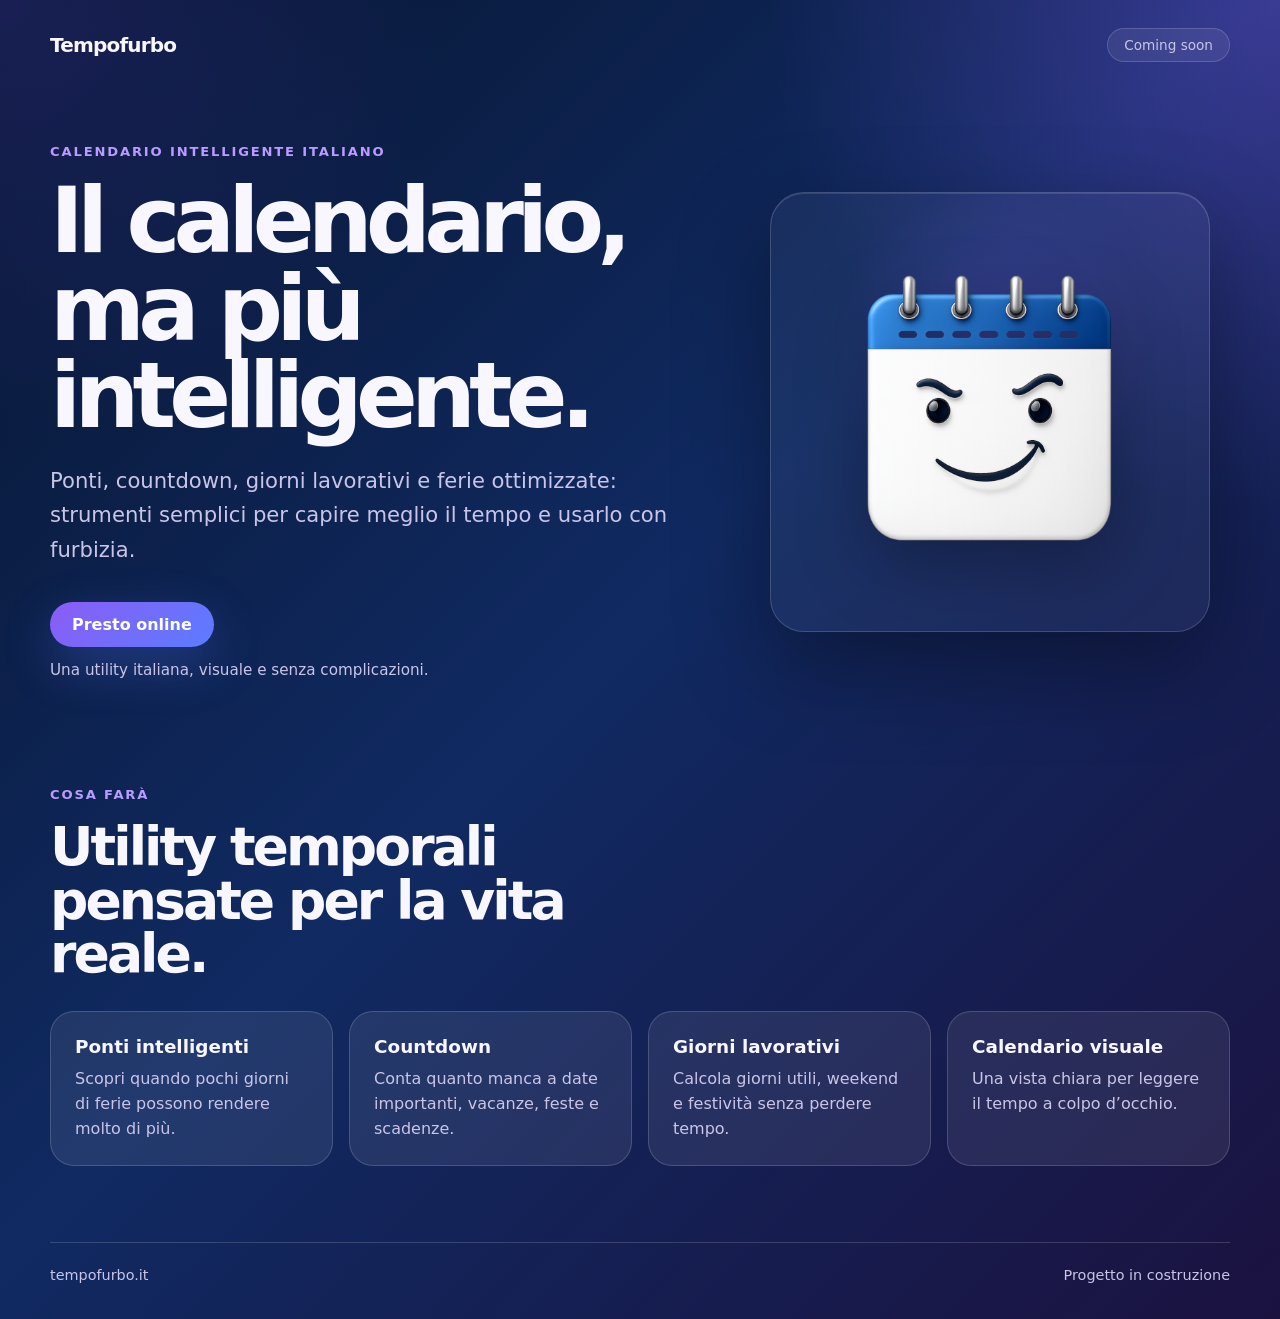
<file: index.html>
<!DOCTYPE html>
<html lang="it">
<head>
  <meta charset="UTF-8" />
  <meta name="viewport" content="width=device-width, initial-scale=1.0" />

  <title>Tempofurbo - Il calendario, ma più intelligente</title>
  <meta name="description" content="Tempofurbo è il futuro calendario intelligente italiano per ponti, countdown, giorni lavorativi, ferie ottimizzate e utility temporali." />

  <link rel="icon" href="favicon.svg" type="image/svg+xml" />
  <link rel="stylesheet" href="style.css" />
</head>

<body>
  <main class="page">

    <section class="hero">
      <header class="header">
        <a href="#" class="logo">Tempofurbo</a>
        <span class="status">Coming soon</span>
      </header>

      <div class="hero-grid">
        <div class="hero-content">
          <p class="eyebrow">Calendario intelligente italiano</p>

          <h1>Il calendario, ma più intelligente.</h1>

          <p class="subtitle">
            Ponti, countdown, giorni lavorativi e ferie ottimizzate:
            strumenti semplici per capire meglio il tempo e usarlo con furbizia.
          </p>

          <div class="hero-actions">
            <span class="cta">Presto online</span>
            <p class="microcopy">Una utility italiana, visuale e senza complicazioni.</p>
          </div>
        </div>

        <div class="hero-visual">
          <div class="image-card">
            <img 
              src="hero-tempofurbo.png" 
              alt="Calendario intelligente stilizzato di Tempofurbo" 
              class="hero-image"
            />
          </div>
        </div>
      </div>
    </section>

    <section class="features" aria-labelledby="features-title">
      <div class="section-heading">
        <p class="eyebrow">Cosa farà</p>
        <h2 id="features-title">Utility temporali pensate per la vita reale.</h2>
      </div>

      <div class="feature-grid">
        <article class="feature-card">
          <h3>Ponti intelligenti</h3>
          <p>Scopri quando pochi giorni di ferie possono rendere molto di più.</p>
        </article>

        <article class="feature-card">
          <h3>Countdown</h3>
          <p>Conta quanto manca a date importanti, vacanze, feste e scadenze.</p>
        </article>

        <article class="feature-card">
          <h3>Giorni lavorativi</h3>
          <p>Calcola giorni utili, weekend e festività senza perdere tempo.</p>
        </article>

        <article class="feature-card">
          <h3>Calendario visuale</h3>
          <p>Una vista chiara per leggere il tempo a colpo d’occhio.</p>
        </article>
      </div>
    </section>

    <footer class="footer">
      <p>tempofurbo.it</p>
      <p>Progetto in costruzione</p>
    </footer>

  </main>
</body>
</html>
</file>
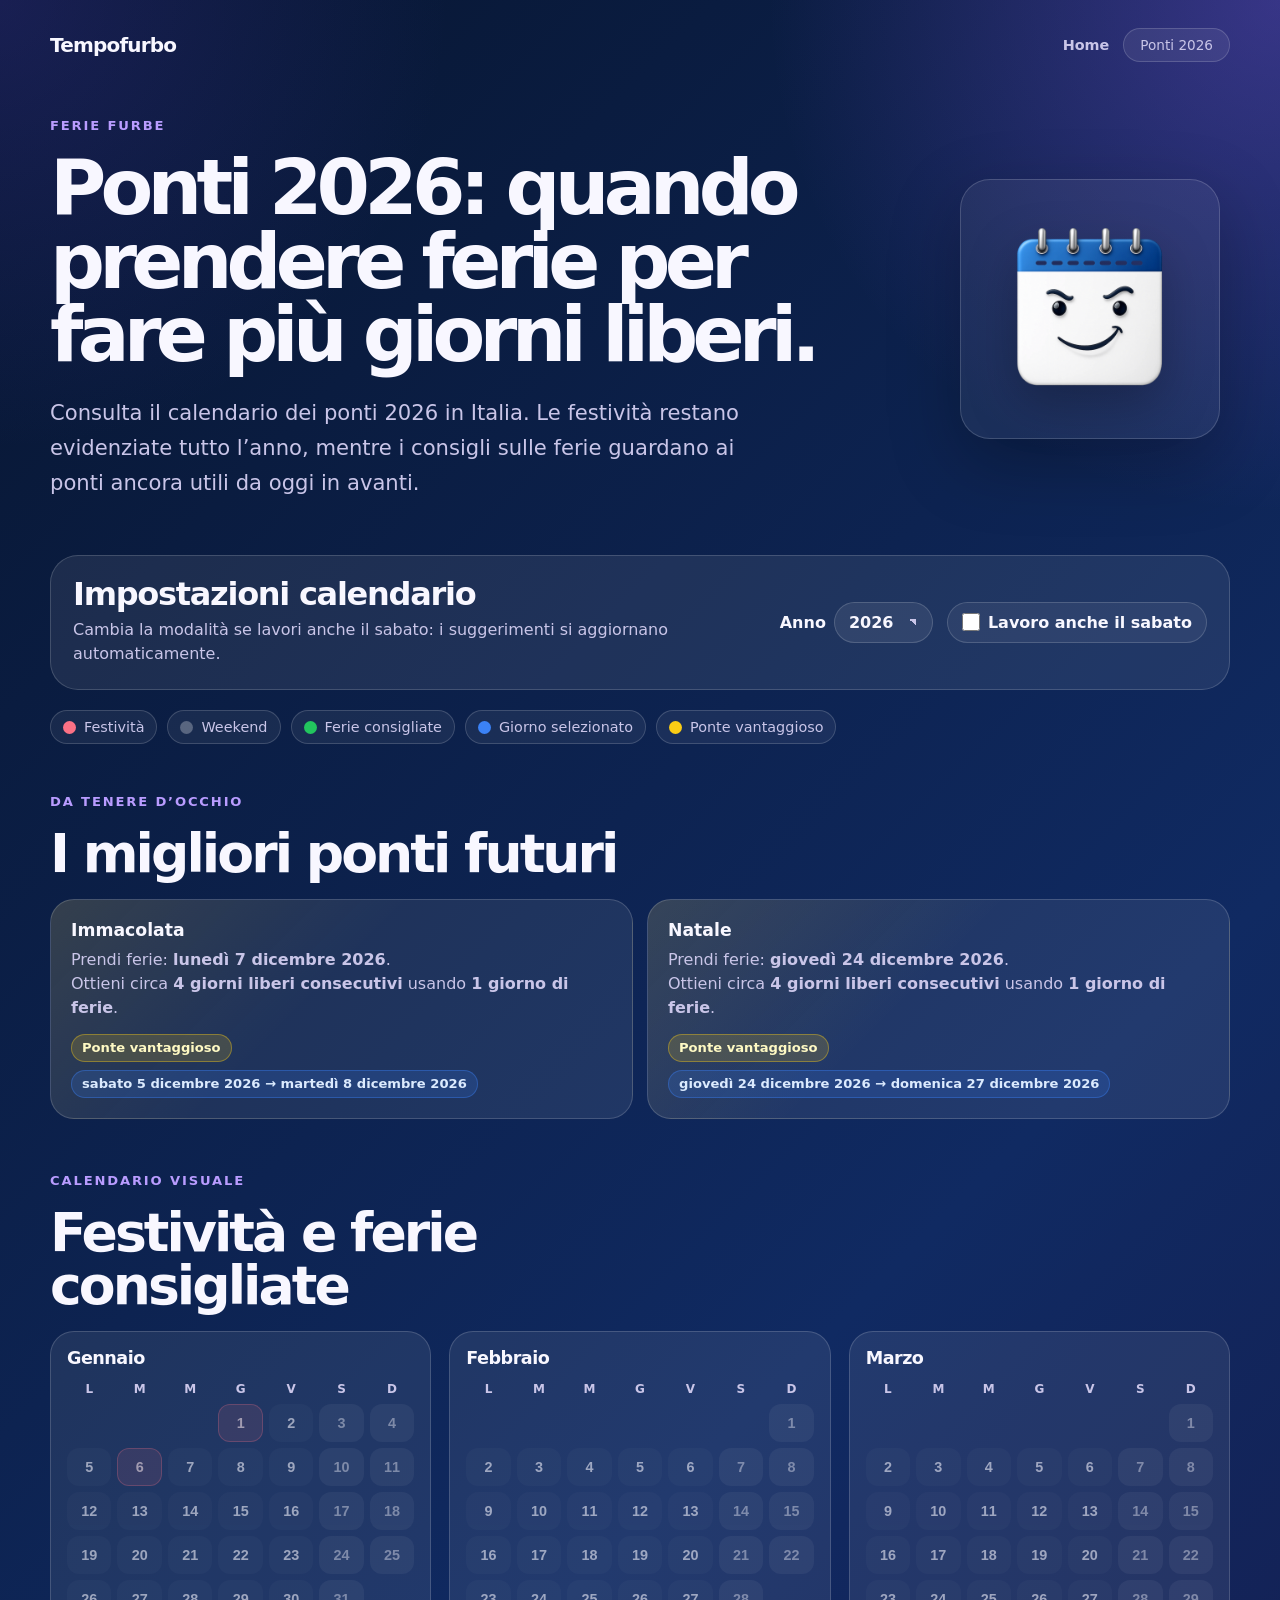
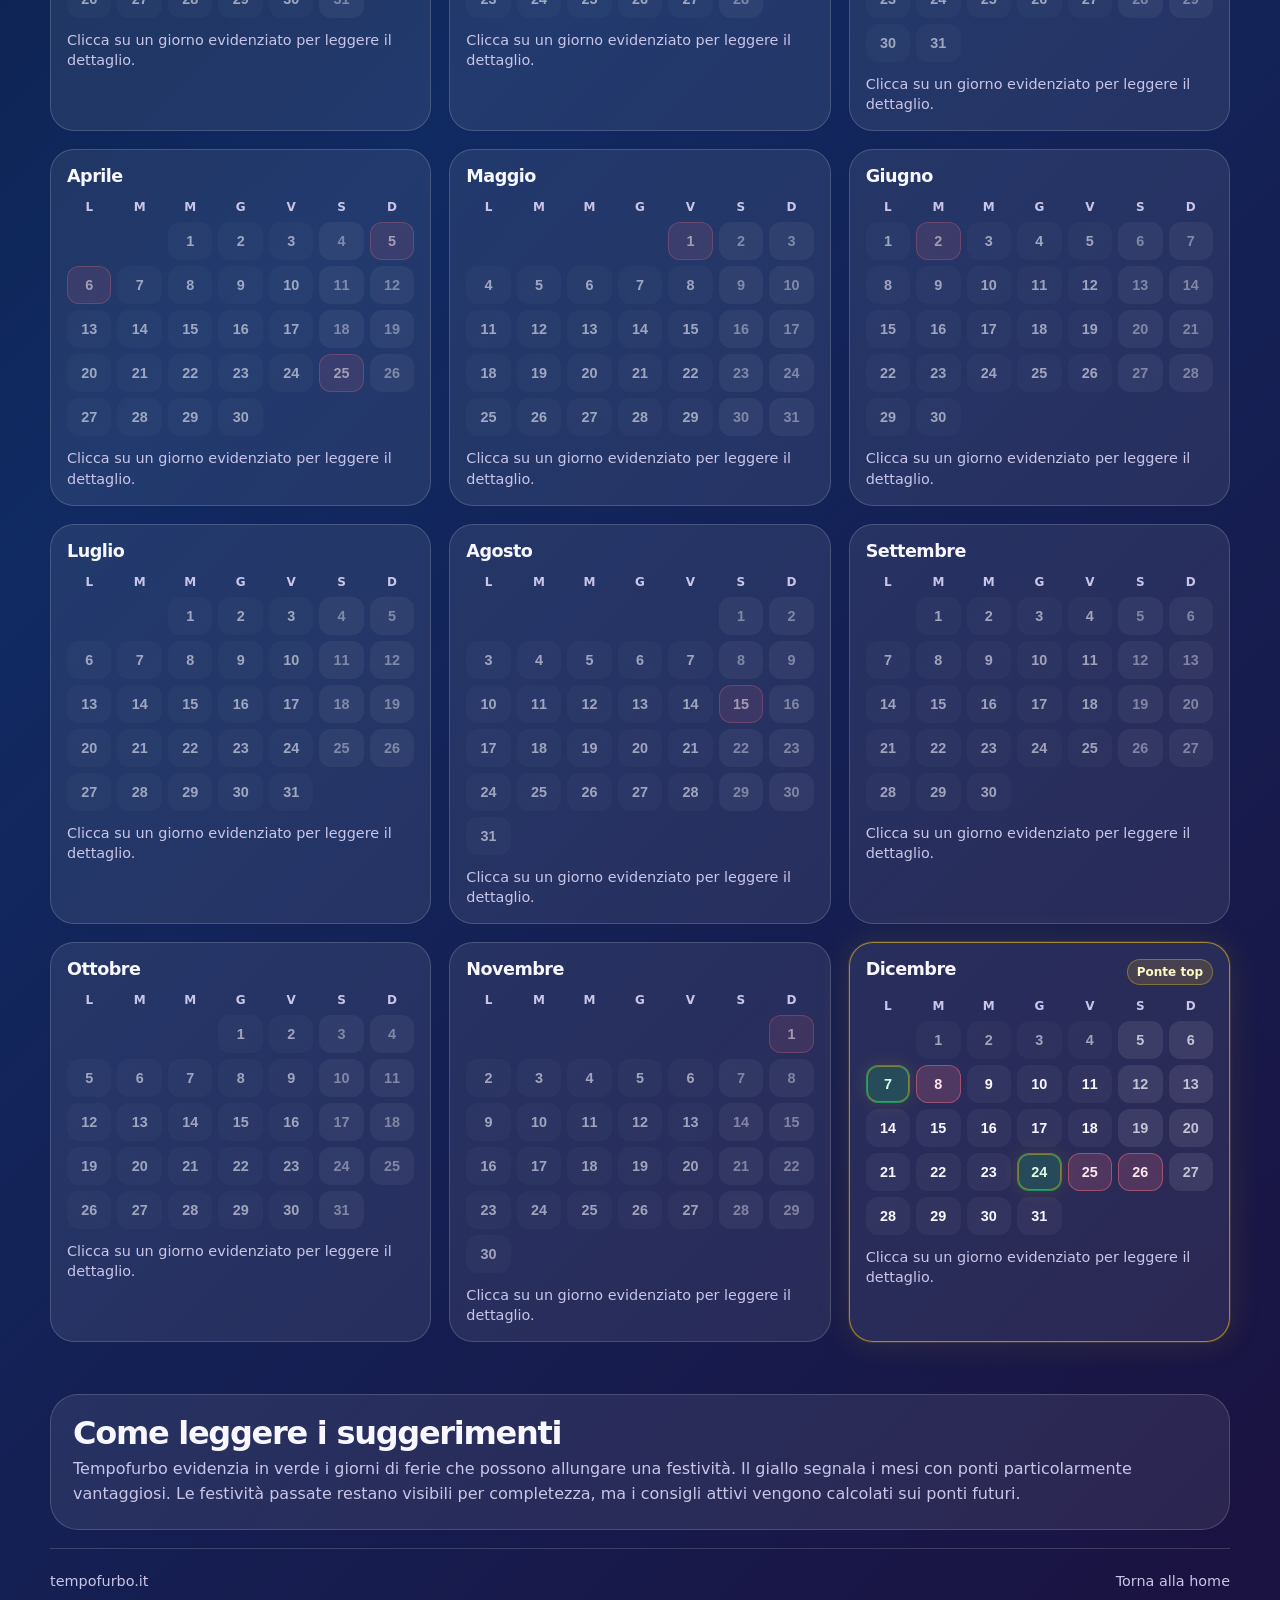
<file: ponti.html>
<!DOCTYPE html>
<html lang="it">
<head>
  <meta charset="UTF-8" />
  <meta name="viewport" content="width=device-width, initial-scale=1.0" />

  <title>Ponti 2026: calendario festività e ferie consigliate | Tempofurbo</title>
  <meta name="description" content="Consulta il calendario dei ponti 2026 in Italia: festività, weekend, ferie consigliate e giorni migliori per allungare le vacanze." />
  <meta name="robots" content="index, follow" />
  <link rel="canonical" href="https://tempofurbo.it/ponti.html" />

  <meta property="og:title" content="Ponti 2026: calendario festività e ferie consigliate" />
  <meta property="og:description" content="Scopri quali giorni prendere di ferie nel 2026 per ottenere più giorni liberi." />
  <meta property="og:image" content="https://tempofurbo.it/tempofurbo-og.png" />
  <meta property="og:url" content="https://tempofurbo.it/ponti.html" />
  <meta property="og:type" content="website" />

  <link rel="icon" href="favicon.svg" type="image/svg+xml" />
  <link rel="stylesheet" href="style.css" />
</head>

<body>
  <main class="page">
    <section class="tool-hero">
      <header class="header">
        <a href="index.html" class="logo">Tempofurbo</a>

        <nav class="nav" aria-label="Navigazione principale">
          <a href="index.html">Home</a>
          <span class="status">Ponti 2026</span>
        </nav>
      </header>

      <div class="tool-hero-grid">
        <div>
          <p class="eyebrow">Ferie furbe</p>
          <h1>Ponti 2026: quando prendere ferie per fare più giorni liberi.</h1>
          <p class="subtitle">
            Consulta il calendario dei ponti 2026 in Italia. Le festività restano evidenziate tutto l’anno,
            mentre i consigli sulle ferie guardano ai ponti ancora utili da oggi in avanti.
          </p>
        </div>

        <div class="mini-mascot-card" aria-hidden="true">
          <img src="tempofurbo-mascotte-calendario.webp" alt="" />
        </div>
      </div>
    </section>

    <section class="tool-panel" aria-labelledby="settings-title">
      <div>
        <h2 id="settings-title">Impostazioni calendario</h2>
        <p>
          Cambia la modalità se lavori anche il sabato: i suggerimenti si aggiornano automaticamente.
        </p>
      </div>

      <div class="controls">
        <label for="yearSelect">
          Anno
          <select id="yearSelect" name="yearSelect">
            <option value="2026" selected>2026</option>
          </select>
        </label>

        <label class="checkbox-control">
          <input type="checkbox" id="worksSaturday" />
          <span>Lavoro anche il sabato</span>
        </label>
      </div>
    </section>

    <section class="legend" aria-label="Legenda calendario">
      <div><span class="legend-dot legend-holiday"></span>Festività</div>
      <div><span class="legend-dot legend-weekend"></span>Weekend</div>
      <div><span class="legend-dot legend-recommended"></span>Ferie consigliate</div>
      <div><span class="legend-dot legend-selected"></span>Giorno selezionato</div>
      <div><span class="legend-dot legend-best"></span>Ponte vantaggioso</div>
    </section>

    <section class="best-bridges" aria-labelledby="best-title">
      <div class="section-heading compact-heading">
        <p class="eyebrow">Da tenere d’occhio</p>
        <h2 id="best-title">I migliori ponti futuri</h2>
      </div>

      <div id="bridgeSummary" class="bridge-summary" aria-live="polite"></div>
    </section>

    <section aria-labelledby="calendar-title" class="calendar-section">
      <div class="section-heading compact-heading">
        <p class="eyebrow">Calendario visuale</p>
        <h2 id="calendar-title">Festività e ferie consigliate</h2>
      </div>

      <div id="calendarGrid" class="calendar-grid" aria-live="polite"></div>
    </section>

    <section class="content-note">
      <h2>Come leggere i suggerimenti</h2>
      <p>
        Tempofurbo evidenzia in verde i giorni di ferie che possono allungare una festività.
        Il giallo segnala i mesi con ponti particolarmente vantaggiosi. Le festività passate
        restano visibili per completezza, ma i consigli attivi vengono calcolati sui ponti futuri.
      </p>
    </section>

    <footer class="footer">
      <p>tempofurbo.it</p>
      <p><a href="index.html">Torna alla home</a></p>
    </footer>
  </main>

  <script src="js/ponti.js"></script>
</body>
</html>
</file>
<file: style.css>
* {
  box-sizing: border-box;
  margin: 0;
  padding: 0;
}

:root {
  --blue-deep: #07152f;
  --blue: #102a62;
  --blue-selected: #3b82f6;
  --indigo: #4236a4;
  --violet: #8b5cf6;
  --violet-soft: #b99cff;
  --green: #22c55e;
  --green-soft: rgba(34, 197, 94, 0.20);
  --yellow: #facc15;
  --yellow-soft: rgba(250, 204, 21, 0.18);
  --red: #fb7185;
  --red-soft: rgba(251, 113, 133, 0.18);
  --text-main: #f8f7ff;
  --text-muted: #c9c5e8;
  --card-bg: rgba(255, 255, 255, 0.08);
  --card-bg-strong: rgba(255, 255, 255, 0.12);
  --card-border: rgba(255, 255, 255, 0.16);
  --card-border-strong: rgba(255, 255, 255, 0.28);
}

body {
  font-family: system-ui, -apple-system, BlinkMacSystemFont, "Segoe UI", sans-serif;
  background:
    radial-gradient(circle at top right, rgba(139, 92, 246, 0.34), transparent 32rem),
    radial-gradient(circle at top left, rgba(66, 54, 164, 0.30), transparent 28rem),
    linear-gradient(135deg, var(--blue-deep), var(--blue) 48%, #1b1240);
  color: var(--text-main);
  min-height: 100vh;
}

a {
  color: inherit;
}

.page {
  width: min(1180px, calc(100% - 32px));
  margin: 0 auto;
}

.hero {
  min-height: 82vh;
  padding: 28px 0 72px;
}

.header {
  display: flex;
  align-items: center;
  justify-content: space-between;
  gap: 18px;
  margin-bottom: 82px;
}

.logo {
  color: var(--text-main);
  text-decoration: none;
  font-weight: 850;
  font-size: 1.25rem;
  letter-spacing: -0.04em;
}

.nav {
  display: flex;
  align-items: center;
  gap: 14px;
}

.nav a {
  color: var(--text-muted);
  text-decoration: none;
  font-weight: 700;
  font-size: 0.9rem;
}

.nav a:hover {
  color: var(--text-main);
}

.status {
  border: 1px solid var(--card-border);
  background: rgba(255, 255, 255, 0.07);
  color: var(--text-muted);
  padding: 8px 16px;
  border-radius: 999px;
  font-size: 0.85rem;
}

.hero-grid {
  display: grid;
  gap: 52px;
  align-items: center;
}

.eyebrow {
  color: var(--violet-soft);
  font-weight: 800;
  font-size: 0.82rem;
  text-transform: uppercase;
  letter-spacing: 0.14em;
  margin-bottom: 18px;
}

h1 {
  font-size: clamp(3rem, 8vw, 5.7rem);
  line-height: 0.96;
  letter-spacing: -0.075em;
  max-width: 820px;
  margin-bottom: 24px;
}

.subtitle {
  color: var(--text-muted);
  font-size: clamp(1.05rem, 2vw, 1.32rem);
  line-height: 1.65;
  max-width: 720px;
}

.seo-line {
  margin-top: 18px;
  color: var(--text-main);
  font-weight: 650;
  line-height: 1.55;
  max-width: 640px;
}

.hero-actions {
  margin-top: 34px;
  display: flex;
  flex-direction: column;
  gap: 14px;
}

.cta {
  width: fit-content;
  padding: 13px 22px;
  border-radius: 999px;
  background: linear-gradient(135deg, var(--violet), #5b7cff);
  color: white;
  font-weight: 750;
  box-shadow: 0 18px 50px rgba(91, 124, 255, 0.3);
  text-decoration: none;
}

.microcopy {
  color: var(--text-muted);
  font-size: 0.95rem;
}

.hero-visual {
  display: flex;
  justify-content: center;
}

.image-card {
  width: min(100%, 440px);
  aspect-ratio: 1 / 1;
  border-radius: 34px;
  border: 1px solid var(--card-border);
  background:
    radial-gradient(circle at 50% 35%, rgba(139, 92, 246, 0.18), transparent 45%),
    rgba(255, 255, 255, 0.045);
  box-shadow:
    0 34px 90px rgba(0, 0, 0, 0.36),
    inset 0 1px 0 rgba(255, 255, 255, 0.12);
  display: flex;
  align-items: center;
  justify-content: center;
  padding: 34px;
}

.hero-image {
  width: 100%;
  max-width: 360px;
  height: auto;
  display: block;
  filter: drop-shadow(0 24px 34px rgba(0, 0, 0, 0.28));
}

.features {
  padding: 36px 0 76px;
}

.section-heading {
  max-width: 660px;
  margin-bottom: 30px;
}

.compact-heading {
  margin-bottom: 18px;
}

h2 {
  font-size: clamp(2rem, 5vw, 3.35rem);
  line-height: 1;
  letter-spacing: -0.055em;
}

.feature-grid {
  display: grid;
  gap: 16px;
}

.feature-card {
  border: 1px solid var(--card-border);
  background: var(--card-bg);
  border-radius: 24px;
  padding: 24px;
}

.feature-card-link {
  transition: transform 160ms ease, border-color 160ms ease, background 160ms ease;
}

.feature-card-link:hover {
  transform: translateY(-3px);
  border-color: var(--card-border-strong);
  background: var(--card-bg-strong);
}

.feature-card a {
  display: block;
  text-decoration: none;
}

.feature-card h3 {
  font-size: 1.15rem;
  margin-bottom: 10px;
}

.feature-card p {
  color: var(--text-muted);
  line-height: 1.55;
}

.footer {
  border-top: 1px solid var(--card-border);
  padding: 24px 0 36px;
  color: var(--text-muted);
  display: flex;
  flex-direction: column;
  gap: 8px;
  font-size: 0.9rem;
}

.footer a {
  color: var(--text-muted);
  text-decoration: none;
}

.footer a:hover {
  color: var(--text-main);
}

/* Pagina Ponti */

.tool-hero {
  padding: 28px 0 36px;
}

.tool-hero .header {
  margin-bottom: 56px;
}

.tool-hero-grid {
  display: grid;
  gap: 30px;
  align-items: center;
}

.tool-hero h1 {
  font-size: clamp(2.55rem, 6vw, 4.9rem);
}

.mini-mascot-card {
  justify-self: center;
  width: min(100%, 260px);
  aspect-ratio: 1 / 1;
  border-radius: 30px;
  border: 1px solid var(--card-border);
  background: rgba(255, 255, 255, 0.06);
  display: flex;
  align-items: center;
  justify-content: center;
  padding: 22px;
  box-shadow: 0 24px 70px rgba(0, 0, 0, 0.26);
}

.mini-mascot-card img {
  width: 100%;
  height: auto;
  display: block;
  filter: drop-shadow(0 18px 24px rgba(0, 0, 0, 0.25));
}

.tool-panel,
.content-note {
  border: 1px solid var(--card-border);
  background: var(--card-bg);
  border-radius: 28px;
  padding: 22px;
  margin: 18px 0;
}

.tool-panel {
  display: grid;
  gap: 18px;
}

.tool-panel h2,
.content-note h2 {
  font-size: clamp(1.35rem, 3vw, 2rem);
  letter-spacing: -0.04em;
  margin-bottom: 8px;
}

.tool-panel p,
.content-note p {
  color: var(--text-muted);
  line-height: 1.55;
}

.controls {
  display: flex;
  flex-wrap: wrap;
  gap: 14px;
  align-items: center;
}

.controls label {
  color: var(--text-main);
  font-weight: 750;
  display: flex;
  gap: 8px;
  align-items: center;
}

select {
  appearance: none;
  border: 1px solid var(--card-border);
  border-radius: 999px;
  padding: 10px 38px 10px 14px;
  color: var(--text-main);
  background:
    linear-gradient(45deg, transparent 50%, var(--text-muted) 50%) right 16px center / 7px 7px no-repeat,
    rgba(255, 255, 255, 0.08);
  font: inherit;
  font-weight: 700;
}

.checkbox-control {
  border: 1px solid var(--card-border);
  border-radius: 999px;
  padding: 10px 14px;
  background: rgba(255, 255, 255, 0.06);
  cursor: pointer;
}

.checkbox-control input {
  width: 18px;
  height: 18px;
  accent-color: var(--blue-selected);
}

.legend {
  display: flex;
  flex-wrap: wrap;
  gap: 10px;
  margin: 20px 0 30px;
}

.legend div {
  display: flex;
  align-items: center;
  gap: 8px;
  color: var(--text-muted);
  border: 1px solid var(--card-border);
  background: rgba(255, 255, 255, 0.06);
  border-radius: 999px;
  padding: 8px 12px;
  font-size: 0.9rem;
}

.legend-dot {
  width: 13px;
  height: 13px;
  border-radius: 999px;
  display: inline-block;
}

.legend-holiday {
  background: var(--red);
}

.legend-weekend {
  background: rgba(255, 255, 255, 0.28);
}

.legend-recommended {
  background: var(--green);
}

.legend-selected {
  background: var(--blue-selected);
}

.legend-best {
  background: var(--yellow);
}

.best-bridges,
.calendar-section {
  padding: 20px 0 34px;
}

.bridge-summary {
  display: grid;
  gap: 14px;
}

.bridge-card {
  border: 1px solid var(--card-border);
  background:
    linear-gradient(135deg, rgba(250, 204, 21, 0.10), transparent 45%),
    var(--card-bg);
  border-radius: 24px;
  padding: 20px;
}

.bridge-card h3 {
  font-size: 1.08rem;
  margin-bottom: 8px;
}

.bridge-card p {
  color: var(--text-muted);
  line-height: 1.5;
}

.bridge-meta {
  display: flex;
  flex-wrap: wrap;
  gap: 8px;
  margin-top: 14px;
}

.badge {
  display: inline-flex;
  align-items: center;
  min-height: 28px;
  border-radius: 999px;
  padding: 5px 10px;
  font-size: 0.82rem;
  font-weight: 800;
}

.badge-green {
  color: #dcfce7;
  background: rgba(34, 197, 94, 0.18);
  border: 1px solid rgba(34, 197, 94, 0.38);
}

.badge-yellow {
  color: #fef9c3;
  background: rgba(250, 204, 21, 0.16);
  border: 1px solid rgba(250, 204, 21, 0.38);
}

.badge-blue {
  color: #dbeafe;
  background: rgba(59, 130, 246, 0.18);
  border: 1px solid rgba(59, 130, 246, 0.38);
}

.empty-state {
  color: var(--text-muted);
  border: 1px dashed var(--card-border);
  border-radius: 22px;
  padding: 20px;
  line-height: 1.5;
}

.calendar-grid {
  display: grid;
  gap: 18px;
}

.month-card {
  border: 1px solid var(--card-border);
  background: var(--card-bg);
  border-radius: 24px;
  padding: 16px;
  min-width: 0;
  position: relative;
  overflow: hidden;
}

.month-card.has-best-bridge {
  border-color: rgba(250, 204, 21, 0.58);
  box-shadow:
    0 0 0 1px rgba(250, 204, 21, 0.12),
    0 0 34px rgba(250, 204, 21, 0.12);
}

.month-header {
  display: flex;
  justify-content: space-between;
  align-items: start;
  gap: 12px;
  margin-bottom: 14px;
}

.month-header h3 {
  font-size: 1.1rem;
  letter-spacing: -0.03em;
}

.month-tag {
  color: #fef9c3;
  background: rgba(250, 204, 21, 0.14);
  border: 1px solid rgba(250, 204, 21, 0.34);
  border-radius: 999px;
  padding: 5px 9px;
  font-size: 0.75rem;
  font-weight: 850;
  white-space: nowrap;
}

.weekdays,
.days-grid {
  display: grid;
  grid-template-columns: repeat(7, 1fr);
  gap: 6px;
}

.weekdays {
  margin-bottom: 8px;
}

.weekdays span {
  color: var(--text-muted);
  font-size: 0.75rem;
  text-align: center;
  font-weight: 800;
}

.day {
  min-height: 38px;
  border-radius: 12px;
  border: 1px solid transparent;
  color: var(--text-main);
  background: rgba(255, 255, 255, 0.045);
  display: flex;
  align-items: center;
  justify-content: center;
  font-weight: 760;
  font-size: 0.9rem;
  cursor: pointer;
  position: relative;
}

.day.empty {
  visibility: hidden;
  pointer-events: none;
}

.day.weekend {
  color: rgba(248, 247, 255, 0.72);
  background: rgba(255, 255, 255, 0.085);
}

.day.holiday {
  background: var(--red-soft);
  border-color: rgba(251, 113, 133, 0.46);
  color: #ffe4e9;
}

.day.recommended {
  background: var(--green-soft);
  border-color: rgba(34, 197, 94, 0.58);
  color: #dcfce7;
  box-shadow: inset 0 0 0 1px rgba(34, 197, 94, 0.10);
}

.day.best {
  box-shadow:
    inset 0 0 0 1px rgba(250, 204, 21, 0.42),
    0 0 18px rgba(250, 204, 21, 0.13);
}

.day.selected {
  background: rgba(59, 130, 246, 0.35);
  border-color: rgba(147, 197, 253, 0.85);
  color: white;
}

.day.past {
  opacity: 0.58;
}

.day:hover {
  border-color: rgba(255, 255, 255, 0.38);
}

.day-info {
  margin-top: 12px;
  color: var(--text-muted);
  font-size: 0.9rem;
  min-height: 1.35em;
  line-height: 1.4;
}

.day-info strong {
  color: var(--text-main);
}

@media (min-width: 760px) {
  .calendar-grid {
    grid-template-columns: repeat(2, 1fr);
  }

  .bridge-summary {
    grid-template-columns: repeat(2, 1fr);
  }

  .tool-panel {
    grid-template-columns: 1fr auto;
    align-items: center;
  }
}

@media (min-width: 1040px) {
  .hero-grid {
    grid-template-columns: 1.15fr 0.85fr;
  }

  .feature-grid {
    grid-template-columns: repeat(4, 1fr);
  }

  .footer {
    flex-direction: row;
    justify-content: space-between;
  }

  .tool-hero-grid {
    grid-template-columns: 1fr 280px;
  }

  .calendar-grid {
    grid-template-columns: repeat(3, 1fr);
  }
}

@media (max-width: 859px) {
  .header {
    margin-bottom: 56px;
  }

  .hero {
    padding-bottom: 54px;
  }

  .image-card {
    width: min(100%, 360px);
    padding: 28px;
  }

  .hero-image {
    max-width: 290px;
  }
}

@media (max-width: 560px) {
  .page {
    width: min(100% - 22px, 1180px);
  }

  .header {
    align-items: flex-start;
    flex-direction: column;
    gap: 14px;
  }

  .nav {
    width: 100%;
    justify-content: space-between;
  }

  .day {
    min-height: 34px;
    border-radius: 10px;
    font-size: 0.82rem;
  }

  .month-card {
    padding: 13px;
  }
}
</file>
